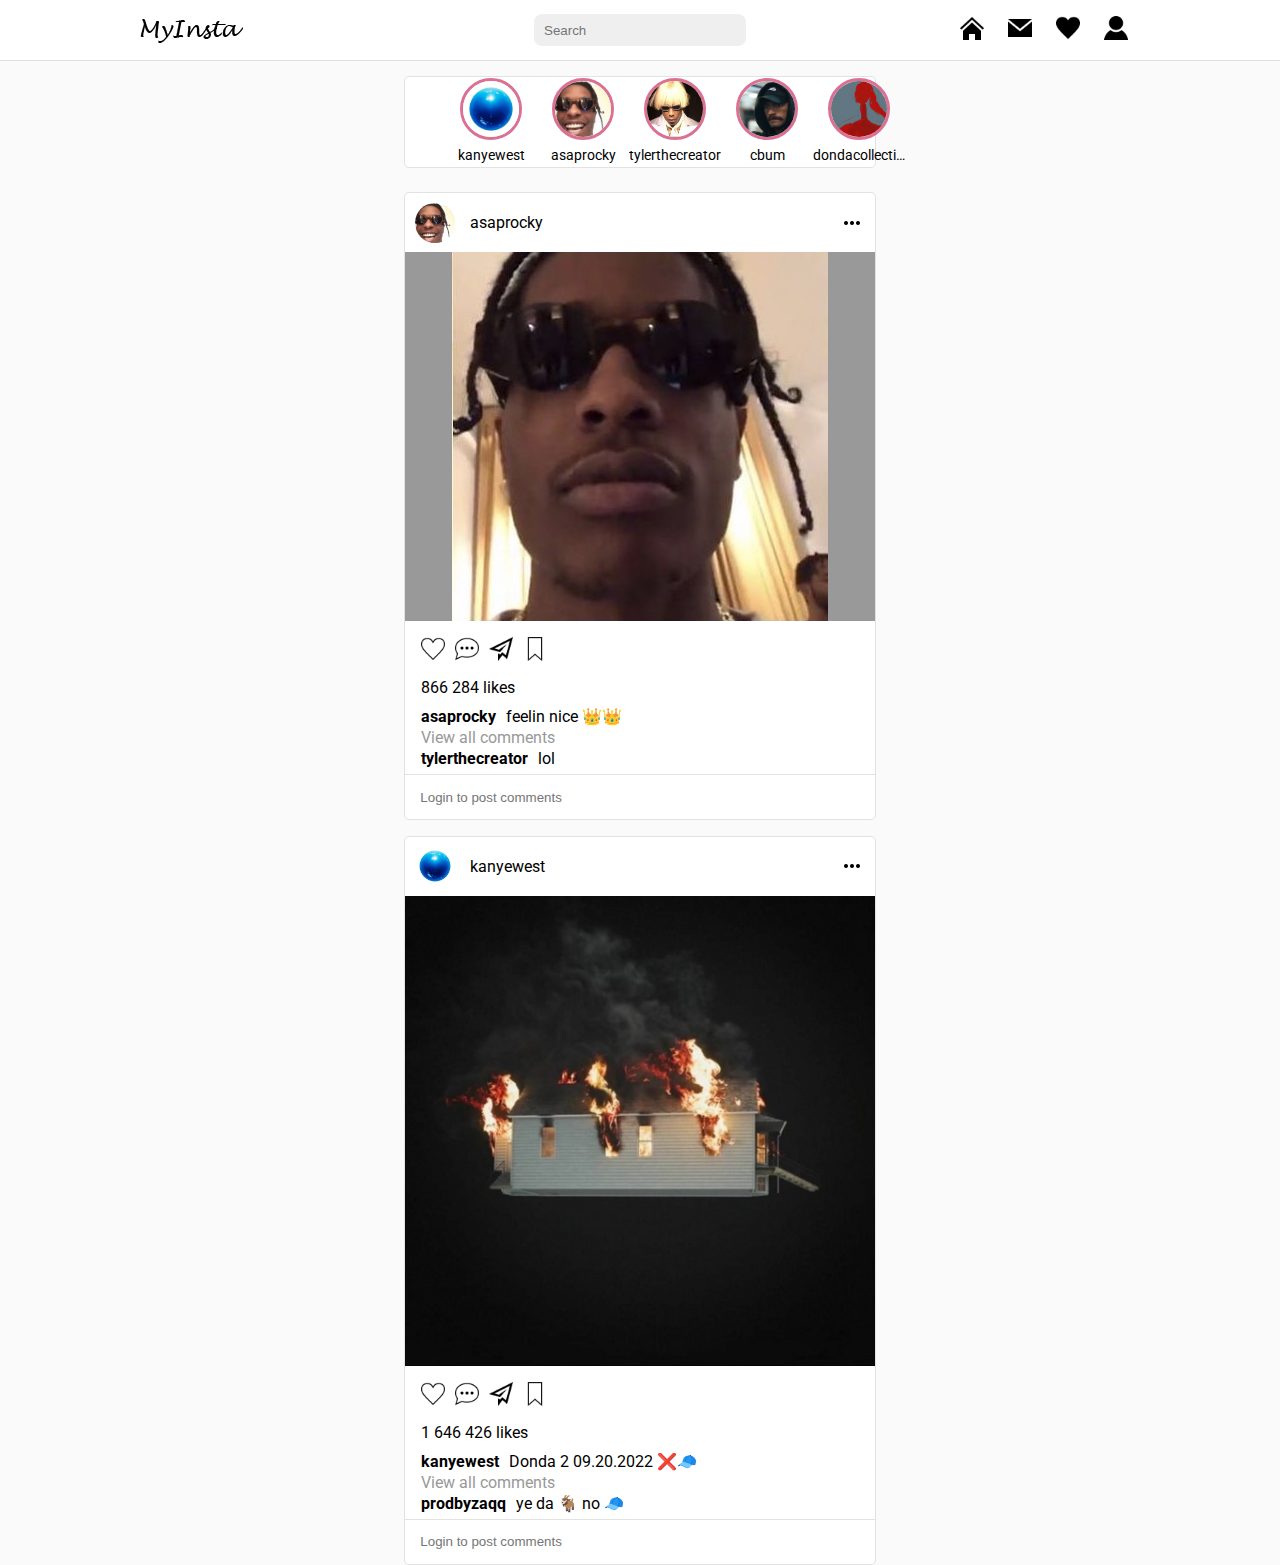
<file: index.html>
<!DOCTYPE html>
<html lang="en">
<head>
    <meta charset="UTF-8">
    <meta http-equiv="X-UA-Compatible" content="IE=edge">
    <link rel="stylesheet" href="style.css">
    <link rel="icon" href="/img/icon.png">
    <link rel="preconnect" href="https://fonts.googleapis.com">
    <link rel="preconnect" href="https://fonts.gstatic.com" crossorigin>
    <link href="https://fonts.googleapis.com/css2?family=Roboto&display=swap" rel="stylesheet">
    <title>MyInsta</title>
</head>
<body>
    <nav class="navbar">
        <div class="nav-wrapper">
            <img class="text-logo" src="/img/text-logo.png">
            <input type="text" class="searchbox" placeholder="search">
            <div>
                <ul>
                    <li>
                        <a href="index.html"><img src="/img/icons/home.png" class="nav-items"></a>
                    </li>
                    <li>
                        <a href="messages.html"><img src="/img/icons/dms.png" class="nav-items"></a>
                    </li>
                    <li>
                        <a href=""><img src="/img/icons/likes.png" class="nav-items"></a>
                    </li>
                    <li>
                        <a href="profile.html"><img src="/img/icons/profile.png" class="nav-items"></a>
                    </li>
                </ul>
            </div>
        </div>
    </nav>
    <main>
        <div class="status">
            <div>
                <ul>
                    <li>
                        <a href="">
                            <img class="photostatus" src="img/avatars/1.jpg">
                            <div class="statusname"><span>kanyewest</span></div>
                        </a>
                    </li>
                    <li>
                        <a href="">
                            <img class="photostatus" src="img/avatars/2.jpg">
                            <div class="statusname"><span>asaprocky</span></div>
                        </a>
                    </li>
                    <li>
                        <a href="">
                            <img class="photostatus" src="img/avatars/3.jpg">
                            <div class="statusname"><span>tylerthecreator</span></div>
                        </a>
                    </li>
                    <li>
                        <a href="">
                            <img class="photostatus" src="img/avatars/4.jpg">
                            <div class="statusname"><span>cbum</span></div>
                        </a>
                    </li>
                    <li>
                        <a href="">
                            <img class="photostatus" src="img/avatars/5.jpg">
                            <div class="statusname"><span>dondacollective</span></div>
                        </a>
                    </li>
                <ul>

            </div>
        </div>
        <div class="postfeed">
            <div class="post">
                <div class="post-top">
                    <a href=""><img class="top-img" src="img/avatars/2.jpg">
                    <span>asaprocky</span>
                    </a>
                    <div class="moreoptions">
                        <img src="img/icons/menu.png">
                    </div>
                </div>
                <div class="imgbox">
                    <img src="/img/photos/flex.jpg">
                </div>
                <div class="buttons">
                    <div class="lbuttons"></div>
                    <img src="/img/icons/like.png">
                    <img src="/img/icons/comment.png">
                    <img src="/img/icons/send.png">
                    
                    <img src="/img/icons/save.png">
                </div>
                <div class="likes">
                    866 284 likes
                </div>
                <div class="authorcomment">
                <span>asaprocky</span>
                <p>feelin nice 👑👑</p>
                </div>
                <div class="showcomments">
                    <a href="">View all comments</a>
                </div>
                <div class="comments">
                    <p>
                        <a href="">tylerthecreator</a>lol
                    </p>
                    
                </div>
                <div class="postcomment">
                    <input type="text" readonly="readonly" placeholder="Login to post comments">
                </div>
            </div>
            <div class="post">
                <div class="post-top">
                    <a href=""><img class="top-img" src="img/avatars/1.jpg">
                    <span>kanyewest</span>
                    </a>
                    <div class="moreoptions">
                        <img src="img/icons/menu.png">
                    </div>
                </div>
                <div class="imgbox">
                    <img src="/img/photos/donda.jpg">
                </div>
                <div class="buttons">
                    <div class="lbuttons"></div>
                    <img src="/img/icons/like.png">
                    <img src="/img/icons/comment.png">
                    <img src="/img/icons/send.png">
                    
                    <img src="/img/icons/save.png">
                </div>
                <div class="likes">
                    1 646 426 likes
                </div>
                <div class="authorcomment">
                <span>kanyewest</span>
                <p>Donda 2 09.20.2022 ❌🧢</p>
                </div>
                <div class="showcomments">
                    <a href="">View all comments</a>
                </div>
                <div class="comments">
                    <p>
                        <a href="">prodbyzaqq</a>ye da 🐐 no 🧢
                    </p>
                    
                </div>
                <div class="postcomment">
                    <input type="text" readonly="readonly" placeholder="Login to post comments">
                </div>
            </div>
        </div>
    </main>
</body>
</html>
</file>
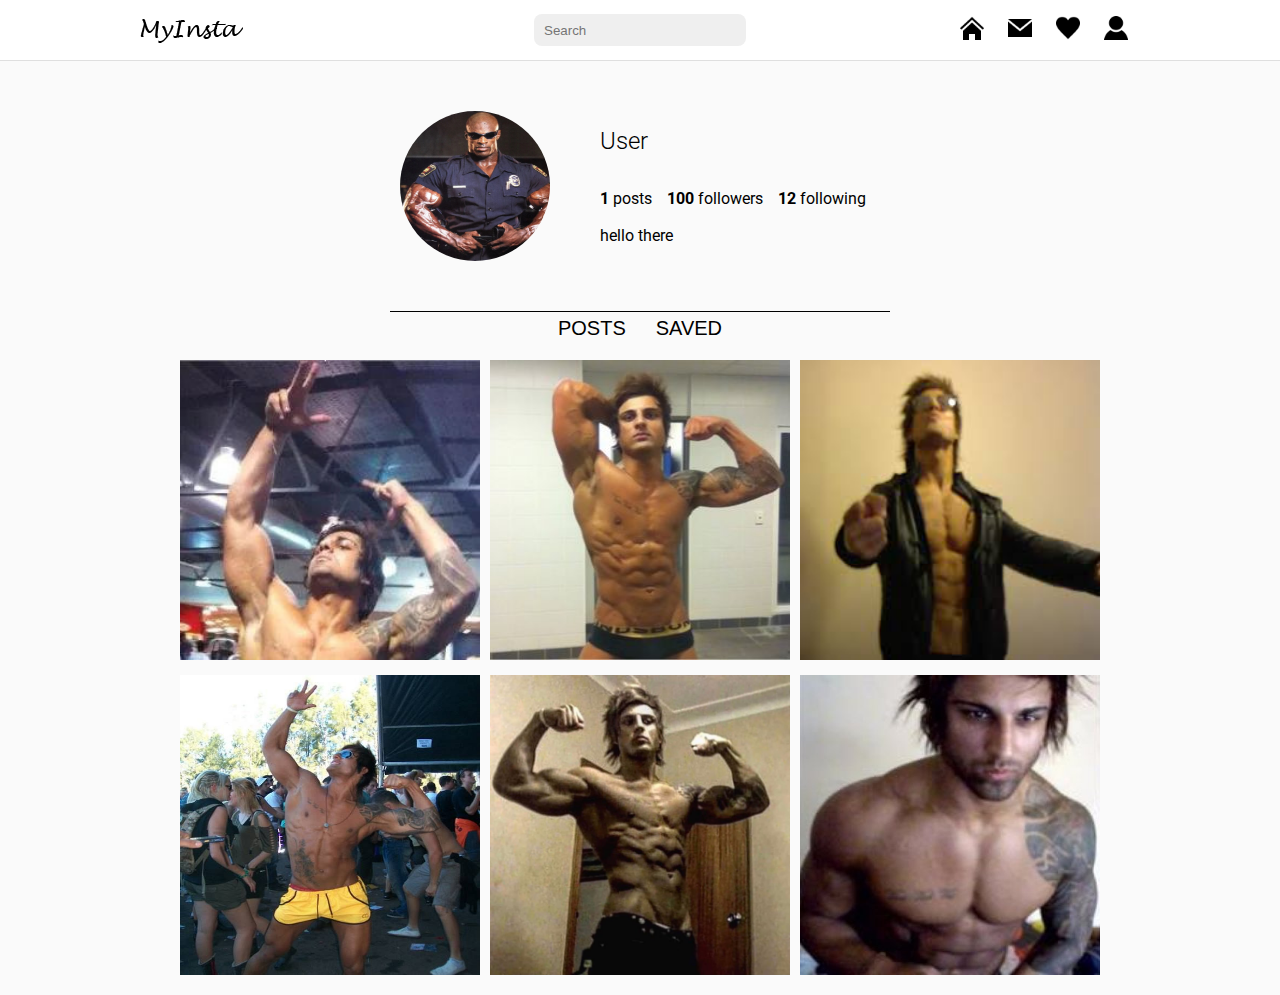
<file: profile.html>
<!DOCTYPE html>
<html lang="en">
<head>
    <meta charset="UTF-8">
    <meta http-equiv="X-UA-Compatible" content="IE=edge">
    <link rel="stylesheet" href="style.css">
    <link rel="icon" href="/img/icon.png">
    <link rel="preconnect" href="https://fonts.googleapis.com">
    <link rel="preconnect" href="https://fonts.gstatic.com" crossorigin>
    <link href="https://fonts.googleapis.com/css2?family=Roboto&display=swap" rel="stylesheet">
    <title>MyInsta</title>
</head>
<body>
    <nav class="navbar">
        <div class="nav-wrapper">
            <img class="text-logo" src="/img/text-logo.png">
            <input type="text" class="searchbox" placeholder="search">
            <div>
                <ul>
                    <li>
                        <a href="index.html"><img src="/img/icons/home.png" class="nav-items"></a>
                    </li>
                    <li>
                        <a href="messages.html"><img src="/img/icons/dms.png" class="nav-items"></a>
                    </li>
                    <li>
                        <a href=""><img src="/img/icons/likes.png" class="nav-items"></a>
                    </li>
                    <li>
                        <a href="profile.html"><img src="/img/icons/profile.png" class="nav-items"></a>
                    </li>
                </ul>
            </div>
        </div>
    </nav>
    <main>
        <header>
            <div class="profile-picture">
                <img class="profile-page-avatar" src="/img/avatars/user.jpg">
            </div>
            <section class="info">
                <div>
                    <h2>User</h2>
                </div>
                <ul class="stats">
                    <li><b>1</b> posts</li>
                    <li><b>100</b> followers</li>
                    <li><b>12</b> following</li>
                </ul>
                <div class="description">
                    hello there
                </div>
            </section>
        </header>
        <div class="postspanel">
            <button>POSTS</button>
            <button>SAVED</button>
        </div>
        <div class="userposts">
            <section class="post-list">
              <div class="container">
                <a href="">
                  <div class="post-image">
                    <img src="/img/photos/zyzz-legendary.jpg" alt="">
                  </div>
                <div class="post-stats">
                    <img src="/img/icons/like-overlay.png">
                    <span class="post-likes">150</span>
                    <img src="/img/icons/comment-overlay.png">
                    <span class="post-comments">10</span>
                </div>
                </a>
              </div>

              <div class="container">
                <a href="">
                  <div class="post-image">
                    <img src="/img/photos/zyzz-posing.jpg" alt="">
                  </div>
                <div class="post-stats">
                    <img src="/img/icons/like-overlay.png">
                    <span class="post-likes">600</span>
                    <img src="/img/icons/comment-overlay.png">
                    <span class="post-comments">90</span>
                </div>
                </a>
              </div>

              <div class="container">
                <a href="">
                  <div class="post-image">
                    <img src="/img/photos/zyzz-come.jpg" alt="">
                  </div>
                <div class="post-stats">
                    <img src="/img/icons/like-overlay.png">
                    <span class="post-likes">300</span>
                    <img src="/img/icons/comment-overlay.png">
                    <span class="post-comments">87</span>
                </div>
                </a>
              </div>

              <div class="container">
                <a href="">
                  <div class="post-image">
                    <img src="/img/photos/zyzz-posing2.jpg" alt="">
                  </div>
                <div class="post-stats">
                    <img src="/img/icons/like-overlay.png">
                    <span class="post-likes">20</span>
                    <img src="/img/icons/comment-overlay.png">
                    <span class="post-comments">1</span>
                </div>
                </a>
              </div>

              <div class="container">
                <a href="">
                  <div class="post-image">
                    <img src="/img/photos/zyzz-posing3.jpg" alt="">
                  </div>
                <div class="post-stats">
                    <img src="/img/icons/like-overlay.png">
                    <span class="post-likes">4000</span>
                    <img src="/img/icons/comment-overlay.png">
                    <span class="post-comments">500</span>
                </div>
                </a>
              </div>

              <div class="container">
                <a href="">
                  <div class="post-image">
                    <img src="/img/photos/zyzz-looking.jpg" alt="">
                  </div>
                <div class="post-stats">
                    <img src="/img/icons/like-overlay.png">
                    <span class="post-likes">200</span>
                    <img src="/img/icons/comment-overlay.png">
                    <span class="post-comments">50</span>
                </div>
                </a>
              </div>
              </section>
        </div>
    </main>
</body>
</html>
</file>
<file: style.css>
html, body {
    margin: 0 auto;
    background-color: #FAFAFA;
    font-size: 16px;
    font-family: 'Roboto', sans-serif;
    line-height: 21px;
}

p {
    margin: 0;
}

.navbar{
    max-width: 100%;
    height: 50px;
    background: #fff;
    border-bottom: 1px solid #dfdfdf;
    display: flex;
    justify-content: center;
    padding: 5px 5px;
}

.nav-wrapper{
    width: 100%;
    max-width: 1000px;
    height: 100%;
    display: flex;
    justify-content: space-between;
    align-items: center;
}

.searchbox{
    position: absolute;
    left: 50%;
    transform: translateX(-50%);
    width: 200px;
    height: 30px;
    background: #EFEFEF;
    border: 0px;
    border-radius: 8px;
    color: rgba(0, 0, 0, 0.5);
    text-transform: capitalize;
    padding-left: 10px
}

.searchbox:focus{
    outline: none;
}

ul {
    display: flex;
    list-style: none;
}

.nav-items {
    padding: 12px;
    height: 24px;
    width: 24px;
}

.photostatus {
    width: 56px;
    height: 56px;
    border: palevioletred solid 3px;
    border-radius: 50%;
    margin-left: 15px;
    margin-right: 15px;
}

.status {
    display: flex;
    justify-content: space-evenly;
    align-items: center;
    margin: 15px auto;
    background-color: #FFFFFF;
    height: 90px;
    width: 470px;
    border: 1px solid #e3e2e2;
    border-radius: 5px;
}

.statusname {
    max-width: 92px;
    display: flex;
}

.statusname span {
    margin-left: auto;
    margin-right: auto;
    text-overflow: ellipsis;
    overflow:hidden;
    font-size: 14px;
    color: black;
}

li a {
    text-decoration: none;
}
.postfeed {
    align-items: center;
    display: flex;
    flex-direction: column;
    gap: 1em;
    margin-top: 1.5em;
}

.post {
    background-color: #FFFFFF;
    border: 1px solid #e3e2e2;
    border-radius: 5px;
    width: 470px;
}

.post-top {
    display: flex;
    align-items: center;
    justify-content: space-between;
    margin: 0.6em;
}

.post-top a {
    display: flex;
    text-decoration: none;
    color: #000;
    align-items: center;
}
.top-img {
    width: 2.5em;
    height: 2.5em;
    border-radius: 50%;
    margin-right: 15px;
}

.moreoptions {
    display: flex;
    align-items: center;
    padding-right: 5px;
}

.moreoptions img{
    width: 16px;
    height: 16px;
    cursor: pointer;
}

.imgbox {
    display: flex;
    justify-content: center;
    background-color: #999999;
}

.imgbox img {
    max-width: 100%;
    max-height: 600px;
}

.buttons {
    margin: 1em;
    display: flex;
    justify-content: flex-start;
    
}

.buttons img{
    margin-right: 10px;
    width: 24px;
    height: 24px;
    cursor: pointer;
}

.likes {
    margin: 1em;
    margin-bottom: 0.5em;
}

.authorcomment {
    margin-left: 1em;
    display: flex;
    align-items: center;
}

.authorcomment span{
    font-weight: bold;
    margin-right: 10px;
}

.authorcomment p{
    margin: 0;
}

.showcomments a{
    margin-left: 1em;
    color:#999999;
    text-decoration: none;
}

.comments a{
    margin-left: 1em;
    color:#000;
    text-decoration: none;
    font-weight: bold;
    margin-right: 10px;
}

.postcomment {
    margin-top: 5px;
    border: 1px solid #e3e2e2;
    border-left: 0px;
    border-right: 0px;
    border-bottom: 0px;
    
    
}

.postcomment input{
    border: none;
    margin: 1em;
    outline: none;
}


.profile-picture {
    height: 150px;
    width: 150px;
    margin-right: 50px;
}

.profile-page-avatar {
    border-radius: 50%;
    height: 100%;
    width: 100%;
}

header {
    display: flex;
    justify-content: center;
    padding: 50px;
}

header h2 {
    font-weight: 300;
}

.info  {
    display: flex;
    flex-direction: column;
}
.stats {
    padding: 0;
}

.stats li {
    margin-right: 15px;
}

.postspanel {
    width: 500px;
    display: flex;
    justify-content: center;
    border-top: solid black 1px;
    margin: 0 auto;
}

.postspanel button{
    border: none;
    background-color: transparent;
    font-size: 20px;
    cursor: pointer;
    padding: 5px 15px;
}

.userposts {
    display: flex;
    justify-content: center;
    padding: 15px;
}

.userposts a {
    text-decoration: none;
    color: #000;
}

.post-list {
    display: grid;
    grid-template-columns: 300px 300px 300px;
    justify-content: center;
    grid-gap: 10px;
}

.container {
    position: relative;
    text-align: center;
}

.post-image img {
    width: 300px;
    height: 300px;
}

.post-image span {
    display: flex;
    justify-content: center;
    align-items: center;
}

.post-stats {
    background: rgba(0,0,0, .4);
    display: none;
    position: absolute;
    top: 0;
    width: 300px;
    height: 300px;
    color: white;
    align-items: center;
    justify-content: center;
  }

.container:hover .post-stats{
    display: flex;
  }
  
.post-stats span{
    margin: 0.5em;
}
</file>
